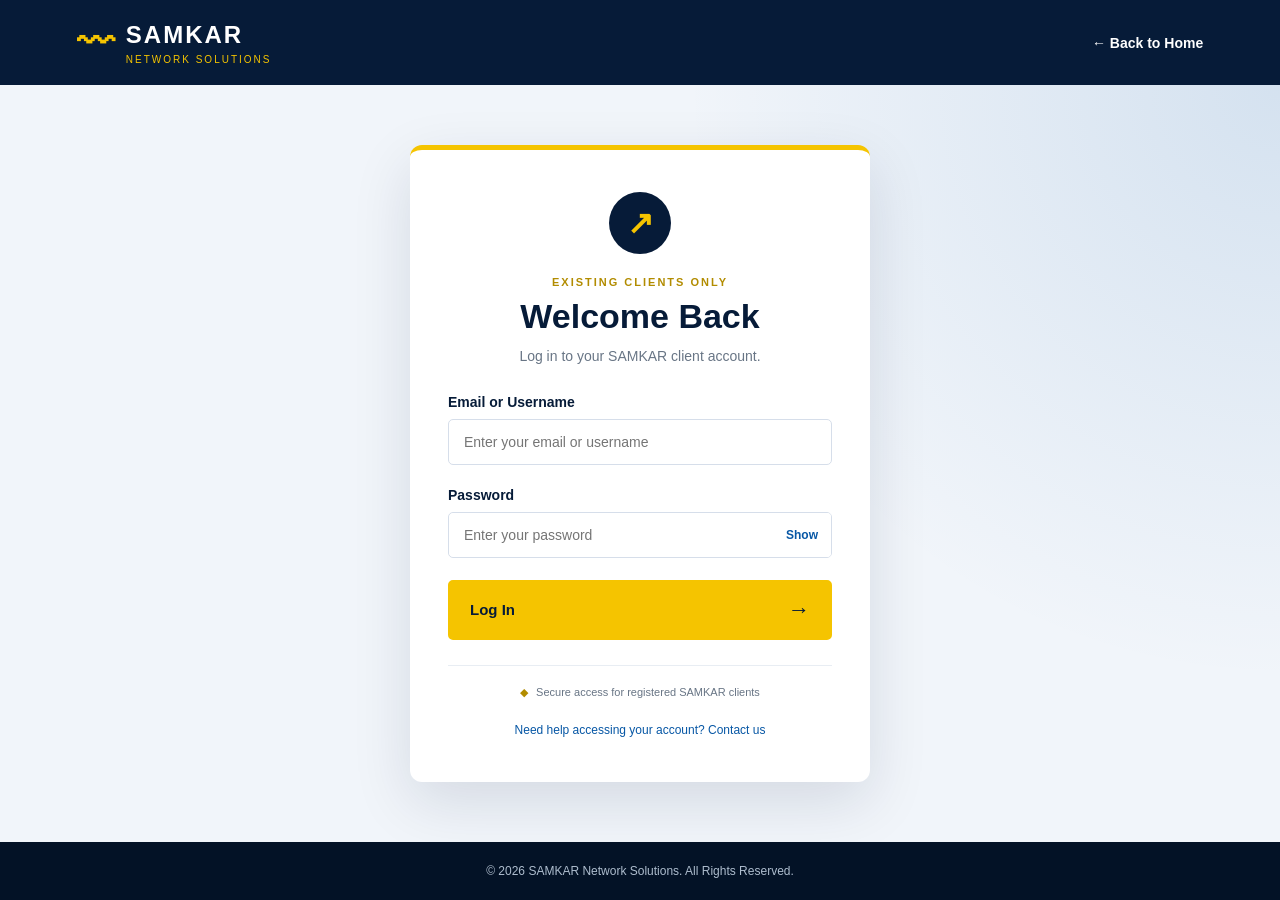
<file: login.html>
<!DOCTYPE html>
<html lang="en">
<head>
    <meta charset="UTF-8">
    <meta name="viewport" content="width=device-width, initial-scale=1.0">

    <title>Client Login | SAMKAR Network Solutions</title>

    <link rel="stylesheet" href="login.css">
</head>

<body>

    <header class="login-header">
        <a href="index.html" class="brand">
            <span class="brand-icon">〰</span>
            <span>
                <strong>SAMKAR</strong>
                <small>NETWORK SOLUTIONS</small>
            </span>
        </a>

        <a href="index.html" class="back-link">
            ← Back to Home
        </a>
    </header>

    <main class="login-page">

        <section class="login-card">

            <div class="login-icon">↗</div>

            <p class="eyebrow">EXISTING CLIENTS ONLY</p>

            <h1>Welcome Back</h1>

            <p class="description">
                Log in to your SAMKAR client account.
            </p>

            <form id="login-form">

                <div class="form-group">
                    <label for="email">Email or Username</label>

                    <input
                        type="text"
                        id="email"
                        name="email"
                        placeholder="Enter your email or username"
                        autocomplete="username"
                        required
                    >
                </div>

                <div class="form-group">
                    <label for="password">Password</label>

                    <div class="password-field">
                        <input
                            type="password"
                            id="password"
                            name="password"
                            placeholder="Enter your password"
                            autocomplete="current-password"
                            required
                        >

                        <button
                            type="button"
                            id="toggle-password"
                            aria-label="Show password"
                        >
                            Show
                        </button>
                    </div>
                </div>

                <button type="submit" class="login-button">
                    Log In <span>→</span>
                </button>

                <p id="login-message" class="login-message"
                   role="status" aria-live="polite"></p>

            </form>

            <div class="security-note">
                <span>◆</span>
                Secure access for registered SAMKAR clients
            </div>

            <a href="index.html#contact" class="help-link">
                Need help accessing your account? Contact us
            </a>

        </section>

    </main>

    <footer class="login-footer">
        © 2026 SAMKAR Network Solutions. All Rights Reserved.
    </footer>

    <script>
        const passwordInput = document.getElementById("password");
        const togglePassword = document.getElementById("toggle-password");
        const loginForm = document.getElementById("login-form");
        const loginMessage = document.getElementById("login-message");

        togglePassword.addEventListener("click", function () {
            const showingPassword = passwordInput.type === "text";

            passwordInput.type = showingPassword ? "password" : "text";
            this.textContent = showingPassword ? "Show" : "Hide";

            this.setAttribute(
                "aria-label",
                showingPassword ? "Show password" : "Hide password"
            );
        });

        loginForm.addEventListener("submit", function (event) {
            event.preventDefault();

            loginMessage.textContent =
                "Client authentication is not connected yet. Please contact SAMKAR to arrange access.";

            loginMessage.className = "login-message";
        });
    </script>

</body>
</html>
</file>
<file: login.css>
* {
    box-sizing: border-box;
}

html {
    min-height: 100%;
}

body {
    margin: 0;
    min-height: 100vh;
    display: flex;
    flex-direction: column;
    font-family: Arial, Helvetica, sans-serif;
    color: #061b38;
    background: #f1f5fa;
}

a {
    text-decoration: none;
    color: inherit;
}

/* HEADER */

.login-header {
    min-height: 85px;
    padding: 15px 6%;
    display: flex;
    align-items: center;
    justify-content: space-between;
    gap: 20px;
    background: #061b38;
    color: #ffffff;
}

.brand {
    display: flex;
    align-items: center;
    gap: 12px;
}

.brand-icon {
    color: #f5c400;
    font-size: 37px;
    font-weight: 800;
}

.brand strong {
    display: block;
    font-size: 24px;
    letter-spacing: 2px;
}

.brand small {
    display: block;
    margin-top: 5px;
    color: #f5c400;
    font-size: 10px;
    letter-spacing: 2px;
}

.back-link {
    color: #ffffff;
    font-size: 14px;
    font-weight: 600;
    transition: color 0.2s ease;
}

.back-link:hover {
    color: #f5c400;
}

/* LOGIN BACKGROUND */

.login-page {
    flex: 1;
    display: flex;
    align-items: center;
    justify-content: center;
    padding: 55px 20px;
    background:
        radial-gradient(
            circle at top right,
            rgba(7, 87, 165, 0.12),
            transparent 40%
        ),
        #f1f5fa;
}

/* LOGIN CARD */

.login-card {
    width: 100%;
    max-width: 460px;
    padding: 42px 38px;
    background: #ffffff;
    border-radius: 12px;
    border-top: 5px solid #f5c400;
    box-shadow: 0 20px 60px rgba(6, 27, 56, 0.12);
}

.login-icon {
    width: 62px;
    height: 62px;
    display: flex;
    align-items: center;
    justify-content: center;
    margin: 0 auto 22px;
    border-radius: 50%;
    background: #061b38;
    color: #f5c400;
    font-size: 32px;
    font-weight: 800;
}

.eyebrow {
    margin: 0 0 9px;
    color: #b28c00;
    text-align: center;
    font-size: 11px;
    font-weight: 800;
    letter-spacing: 2px;
}

.login-card h1 {
    margin: 0;
    color: #061b38;
    text-align: center;
    font-size: 34px;
}

.description {
    margin: 12px 0 30px;
    color: #687585;
    text-align: center;
    font-size: 14px;
}

/* FORM */

.form-group {
    margin-bottom: 22px;
}

.form-group label {
    display: block;
    margin-bottom: 9px;
    color: #061b38;
    font-size: 14px;
    font-weight: 700;
}

.form-group input {
    width: 100%;
    min-width: 0;
    padding: 14px 15px;
    border: 1px solid #d6deea;
    border-radius: 5px;
    outline: none;
    background: #ffffff;
    color: #061b38;
    font-size: 14px;
    transition: border-color 0.2s ease, box-shadow 0.2s ease;
}

.form-group input:focus {
    border-color: #0757a5;
    box-shadow: 0 0 0 3px rgba(7, 87, 165, 0.12);
}

.password-field {
    display: flex;
    align-items: center;
    border: 1px solid #d6deea;
    border-radius: 5px;
    overflow: hidden;
}

.password-field:focus-within {
    border-color: #0757a5;
    box-shadow: 0 0 0 3px rgba(7, 87, 165, 0.12);
}

.password-field input {
    flex: 1;
    width: 0;
    border: none;
    box-shadow: none;
}

.password-field input:focus {
    box-shadow: none;
}

.password-field button {
    align-self: stretch;
    padding: 0 13px;
    border: none;
    background: #ffffff;
    color: #0757a5;
    font-size: 12px;
    font-weight: 800;
    cursor: pointer;
}

/* LOGIN BUTTON */

.login-button {
    width: 100%;
    margin-top: 5px;
    padding: 15px 20px;
    display: flex;
    align-items: center;
    justify-content: space-between;
    border: 2px solid #f5c400;
    border-radius: 5px;
    background: #f5c400;
    color: #061b38;
    font-size: 15px;
    font-weight: 800;
    cursor: pointer;
    transition: 0.25s ease;
}

.login-button span {
    font-size: 22px;
}

.login-button:hover {
    background: #061b38;
    border-color: #061b38;
    color: #ffffff;
}

/* MESSAGES AND HELP */

.login-message {
    margin: 15px 0 0;
    color: #0757a5;
    font-size: 13px;
    line-height: 1.6;
}

.security-note {
    display: flex;
    align-items: center;
    justify-content: center;
    gap: 8px;
    margin-top: 25px;
    padding-top: 20px;
    border-top: 1px solid #e8edf3;
    color: #687585;
    font-size: 11px;
    text-align: center;
}

.security-note span {
    color: #b28c00;
}

.help-link {
    display: block;
    margin-top: 22px;
    color: #0757a5;
    font-size: 12px;
    text-align: center;
    line-height: 1.6;
}

.help-link:hover {
    text-decoration: underline;
}

/* FOOTER */

.login-footer {
    padding: 22px 15px;
    background: #031226;
    color: #aebdce;
    font-size: 12px;
    text-align: center;
}

/* MOBILE */

@media (max-width: 500px) {
    .login-header {
        padding: 16px 5%;
    }

    .brand strong {
        font-size: 20px;
    }

    .brand small {
        font-size: 9px;
        letter-spacing: 1px;
    }

    .brand-icon {
        font-size: 30px;
    }

    .back-link {
        font-size: 12px;
    }

    .login-page {
        padding: 35px 16px;
    }

    .login-card {
        padding: 35px 23px;
    }

    .login-card h1 {
        font-size: 29px;
    }
}
</file>
